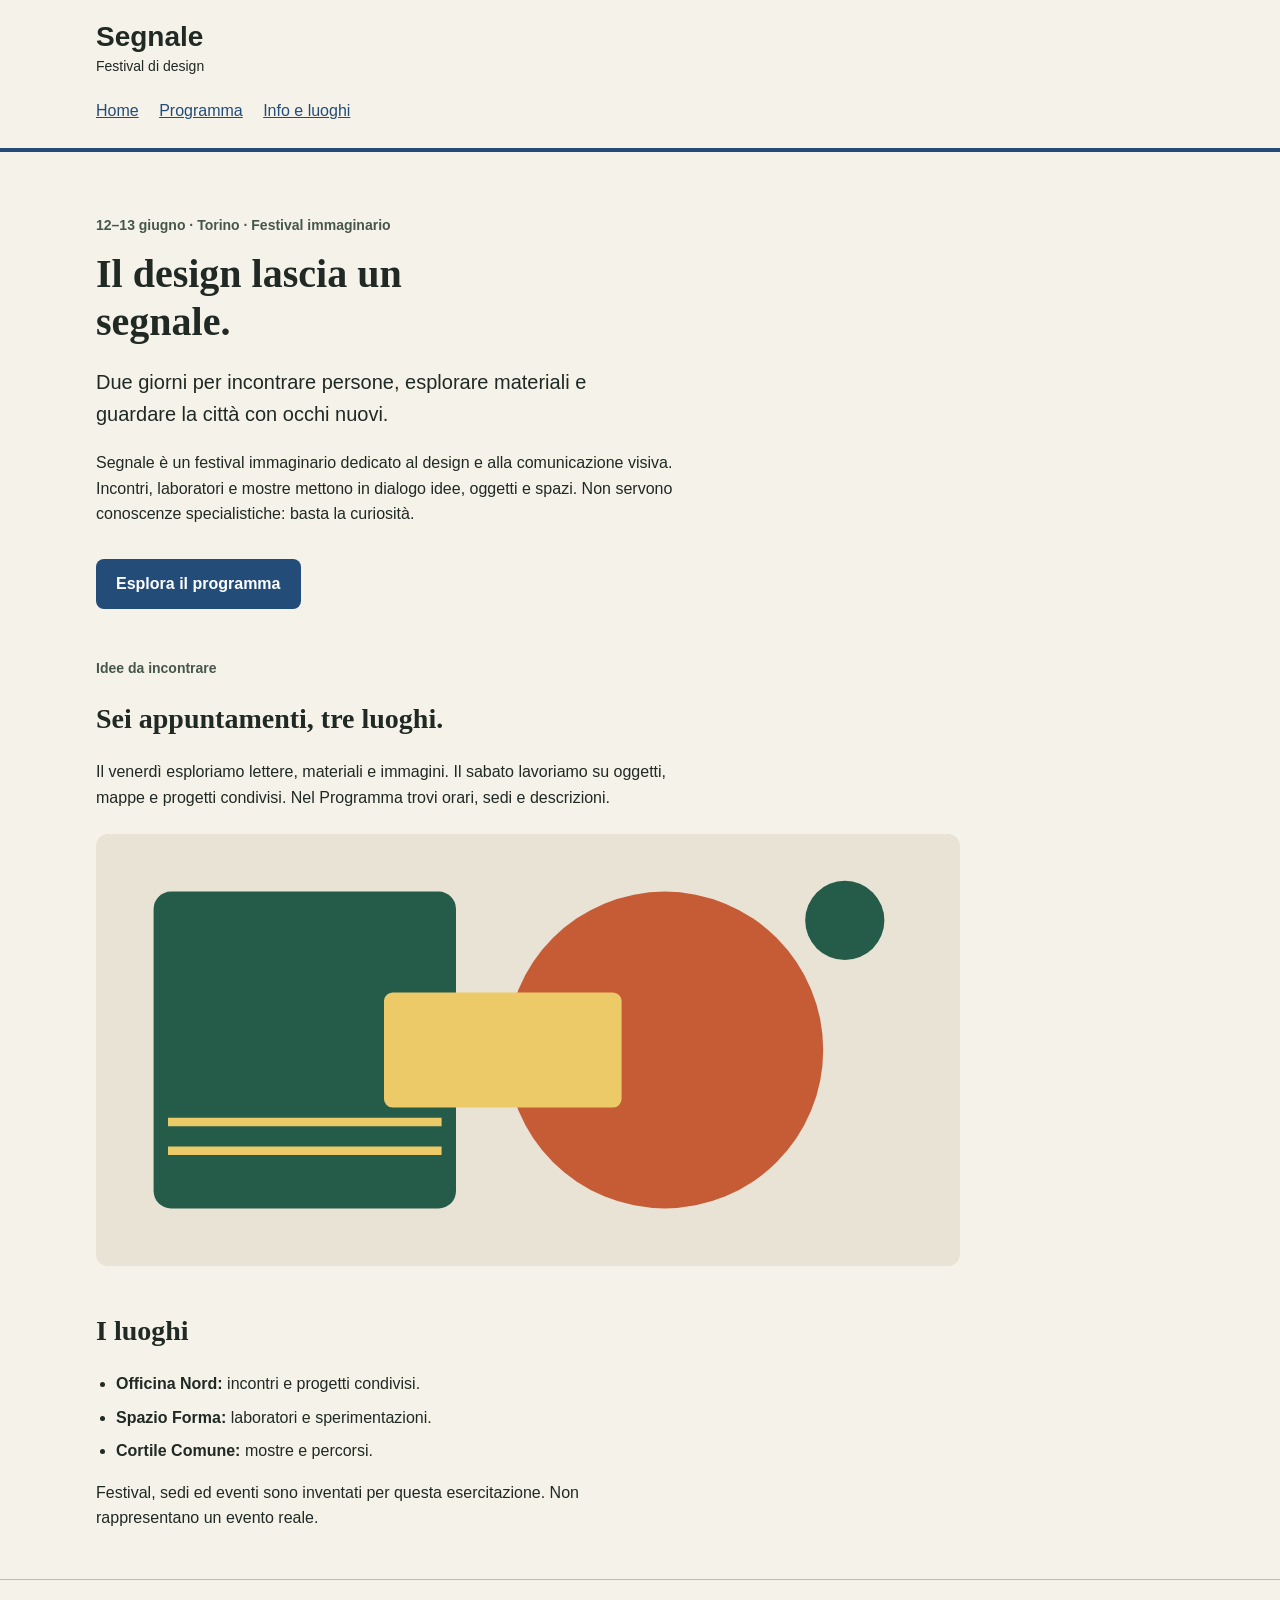
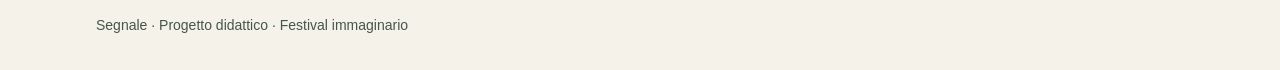
<file: index.html>
<!doctype html>
<html lang="it">
<head>
  <meta charset="utf-8">
  <meta name="viewport" content="width=device-width, initial-scale=1">
  <title>Segnale — Festival di design</title>
  <link rel="stylesheet" href="style.css">
</head>
<body>
  <a class="skip-link" href="#contenuto">Vai al contenuto</a>
  <header class="site-header">
    <div class="container">
      <a class="brand" href="index.html">Segnale<span>Festival di design</span></a>
      <nav>
        <a href="index.html">Home</a>
        <a href="programma.html">Programma</a>
        <a href="info.html">Info e luoghi</a>
      </nav>
    </div>
  </header>

  <main id="contenuto" class="container">
    <section class="intro">
      <p class="eyebrow">12–13 giugno · Torino · Festival immaginario</p>
      <h1 id="titolo-home">Il design lascia un segnale.</h1>
      <p class="lead">Due giorni per incontrare persone, esplorare materiali e guardare la città con occhi nuovi.</p>
      <p class="reading-text">Segnale è un festival immaginario dedicato al design e alla comunicazione visiva. Incontri, laboratori e mostre mettono in dialogo idee, oggetti e spazi. Non servono conoscenze specialistiche: basta la curiosità.</p>
      <a class="button-link" href="programma.html">Esplora il programma</a>
    </section>

    <section class="content-section">
      <p class="eyebrow">Idee da incontrare</p>
      <h2 id="titolo-festival">Sei appuntamenti, tre luoghi.</h2>
      <p class="reading-text">Il venerdì esploriamo lettere, materiali e immagini. Il sabato lavoriamo su oggetti, mappe e progetti condivisi. Nel Programma trovi orari, sedi e descrizioni.</p>
      <img class="festival-image" src="assets/festival.svg" alt="Composizione geometrica di cerchi e rettangoli nei colori del festival" width="1200" height="600">
    </section>

    <section class="content-section">
      <h2 id="titolo-luoghi">I luoghi</h2>
      <ul class="venues">
        <li><strong>Officina Nord:</strong> incontri e progetti condivisi.</li>
        <li><strong>Spazio Forma:</strong> laboratori e sperimentazioni.</li>
        <li><strong>Cortile Comune:</strong> mostre e percorsi.</li>
      </ul>
      <p class="reading-text">Festival, sedi ed eventi sono inventati per questa esercitazione. Non rappresentano un evento reale.</p>
    </section>
  </main>

  <footer class="site-footer"><div class="container"><p>Segnale · Progetto didattico · Festival immaginario</p></div></footer>
</body>
</html>
</file>
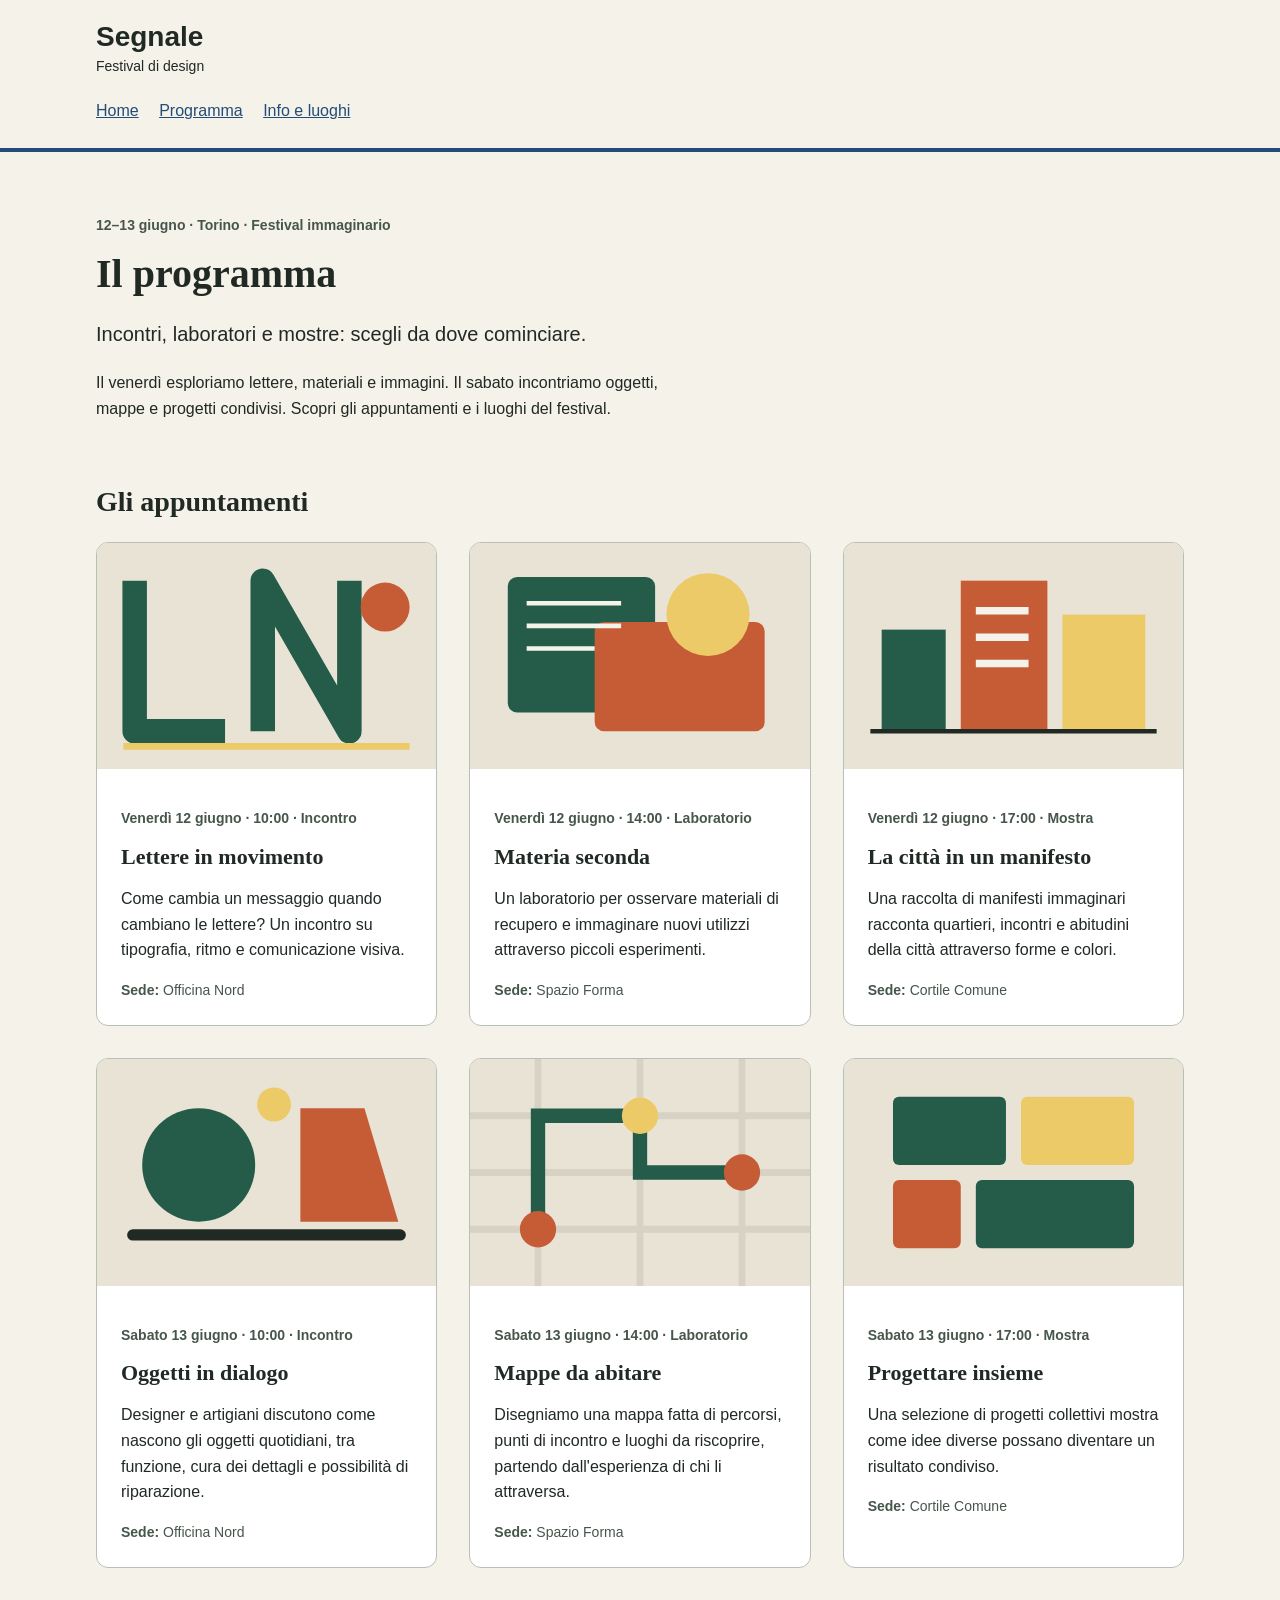
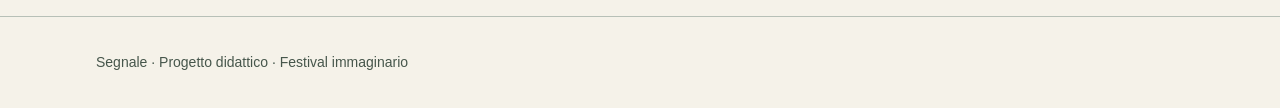
<file: programma.html>
<!doctype html>
<html lang="it">
<head>
  <meta charset="utf-8">
  <meta name="viewport" content="width=device-width, initial-scale=1">
  <title>Programma — Segnale</title>
  <link rel="stylesheet" href="style.css">
</head>
<body>
  <a class="skip-link" href="#contenuto">Vai al contenuto</a>
  <header class="site-header">
    <div class="container">
      <a class="brand" href="index.html">Segnale<span>Festival di design</span></a>
      <nav>
        <a href="index.html">Home</a>
        <a href="programma.html">Programma</a>
        <a href="info.html">Info e luoghi</a>
      </nav>
    </div>
  </header>

  <main id="contenuto" class="container">
    <section class="intro">
      <p class="eyebrow">12–13 giugno · Torino · Festival immaginario</p>
      <h1 id="titolo-programma">Il programma</h1>
      <p class="lead">Incontri, laboratori e mostre: scegli da dove cominciare.</p>
      <p class="reading-text">Il venerdì esploriamo lettere, materiali e immagini. Il sabato incontriamo oggetti, mappe e progetti condivisi. Scopri gli appuntamenti e i luoghi del festival.</p>
    </section>

    <section class="content-section">
      <h2 id="titolo-eventi">Gli appuntamenti</h2>
      <div class="event-grid">
        <article class="event-card">
          <img src="assets/lettere-in-movimento.svg" alt="Lettere geometriche disposte su una griglia" width="900" height="600">
          <div class="event-body">
            <p class="event-meta">Venerdì 12 giugno · 10:00 · Incontro</p>
            <h3>Lettere in movimento</h3>
            <p>Come cambia un messaggio quando cambiano le lettere? Un incontro su tipografia, ritmo e comunicazione visiva.</p>
            <p class="event-place"><strong>Sede:</strong> Officina Nord</p>
          </div>
        </article>
        <article class="event-card">
          <img src="assets/materia-seconda.svg" alt="Forme sovrapposte che richiamano campioni di materiali" width="900" height="600">
          <div class="event-body">
            <p class="event-meta">Venerdì 12 giugno · 14:00 · Laboratorio</p>
            <h3>Materia seconda</h3>
            <p>Un laboratorio per osservare materiali di recupero e immaginare nuovi utilizzi attraverso piccoli esperimenti.</p>
            <p class="event-place"><strong>Sede:</strong> Spazio Forma</p>
          </div>
        </article>
        <article class="event-card">
          <img src="assets/citta-manifesto.svg" alt="Rettangoli colorati compongono una città astratta." width="900" height="600">
          <div class="event-body">
            <p class="event-meta">Venerdì 12 giugno · 17:00 · Mostra</p>
            <h3>La città in un manifesto</h3>
            <p>Una raccolta di manifesti immaginari racconta quartieri, incontri e abitudini della città attraverso forme e colori.</p>
            <p class="event-place"><strong>Sede:</strong> Cortile Comune</p>
          </div>
        </article>
        <article class="event-card">
          <img src="assets/oggetti-dialogo.svg" alt="Due forme geometriche si fronteggiano sopra una linea comune." width="900" height="600">
          <div class="event-body">
            <p class="event-meta">Sabato 13 giugno · 10:00 · Incontro</p>
            <h3>Oggetti in dialogo</h3>
            <p>Designer e artigiani discutono come nascono gli oggetti quotidiani, tra funzione, cura dei dettagli e possibilità di riparazione.</p>
            <p class="event-place"><strong>Sede:</strong> Officina Nord</p>
          </div>
        </article>
        <article class="event-card">
          <img src="assets/mappe-abitare.svg" alt="Un percorso collega tre punti su una mappa geometrica." width="900" height="600">
          <div class="event-body">
            <p class="event-meta">Sabato 13 giugno · 14:00 · Laboratorio</p>
            <h3>Mappe da abitare</h3>
            <p>Disegniamo una mappa fatta di percorsi, punti di incontro e luoghi da riscoprire, partendo dall'esperienza di chi li attraversa.</p>
            <p class="event-place"><strong>Sede:</strong> Spazio Forma</p>
          </div>
        </article>
        <article class="event-card">
          <img src="assets/progettare-insieme.svg" alt="Moduli di colori diversi si incastrano in una composizione comune." width="900" height="600">
          <div class="event-body">
            <p class="event-meta">Sabato 13 giugno · 17:00 · Mostra</p>
            <h3>Progettare insieme</h3>
            <p>Una selezione di progetti collettivi mostra come idee diverse possano diventare un risultato condiviso.</p>
            <p class="event-place"><strong>Sede:</strong> Cortile Comune</p>
          </div>
        </article>
      </div>
    </section>
  </main>

  <footer class="site-footer"><div class="container"><p>Segnale · Progetto didattico · Festival immaginario</p></div></footer>
</body>
</html>
</file>
<file: style.css>
/* Segnale: esempio completo della consegna su Home e Programma. */

/* Valori condivisi: le regole interessate li richiamano con var(). */
:root {
  --colore-primario: #234c78;
  --colore-primario-scuro: #163454;
  --colore-sfondo: #f5f2e9;
  --colore-testo: #202923;
  --font-testo: Arial, Helvetica, sans-serif;
  --font-titoli: Georgia, "Times New Roman", serif;
}

* {
  box-sizing: border-box;
}

body {
  margin: 0;
  background: var(--colore-sfondo);
  color: var(--colore-testo);
  font-family: var(--font-testo);
  font-size: 1rem;
  line-height: 1.6;
}

a {
  color: var(--colore-primario);
}

a:hover {
  text-decoration: underline;
}

a:focus {
  outline: 3px solid var(--colore-testo);
}

.container {
  width: 92%;
  max-width: 68rem;
  margin: 0 auto;
}

.site-header {
  padding: 1.25rem 0;
  border-bottom: 4px solid var(--colore-primario);
}

.brand {
  display: inline-block;
  color: var(--colore-testo);
  font-size: 1.75rem;
  font-weight: bold;
  line-height: 1.2;
  text-decoration: none;
}

.brand span {
  display: block;
  margin-top: 0.25rem;
  font-size: 0.875rem;
  font-weight: normal;
}

nav {
  margin-top: 1rem;
}

nav a {
  display: inline-block;
  margin-right: 1rem;
  padding: 0.25rem 0;
}


.intro {
  padding: 3rem 0 1rem;
}

.eyebrow,
.event-meta {
  color: #46564b;
  font-size: 0.875rem;
  font-weight: bold;
}

h1,
h2,
h3 {
  font-family: var(--font-titoli);
  line-height: 1.2;
}

h1 {
  max-width: 18ch;
  margin: 0.75rem 0 1.25rem;
  font-size: 2.5rem;
}

h2 {
  font-size: 1.75rem;
}

h3 {
  margin: 0.5rem 0 0.75rem;
  font-size: 1.375rem;
}

.lead {
  max-width: 48ch;
  font-size: 1.25rem;
}

.reading-text {
  max-width: 65ch;
}

.button-link {
  display: inline-block;
  margin-top: 1rem;
  padding: 0.75rem 1.25rem;
  border-radius: 0.5rem;
  background: var(--colore-primario);
  color: #ffffff;
  font-weight: bold;
  text-decoration: none;
}

.button-link:hover {
  background: var(--colore-primario-scuro);
}

.content-section {
  margin: 2rem 0 3rem;
}

.festival-image {
  display: block;
  width: 100%;
  max-width: 54rem;
  height: auto;
  margin-top: 1.5rem;
  border-radius: 0.75rem;
}

.venues {
  padding-left: 1.25rem;
}

.venues li {
  margin-bottom: 0.5rem;
}

/* Disposizione di base: una colonna. */
.event-grid {
  display: grid;
  grid-template-columns: 1fr;
  gap: 2rem;
}

.event-card {
  overflow: hidden;
  border: 1px solid #b7c0b7;
  border-radius: 0.75rem;
  background: #ffffff;
}

.event-card img {
  display: block;
  width: 100%;
  height: auto;
}

.event-body {
  padding: 1.5rem;
}

.event-place {
  margin-bottom: 0;
  color: #46564b;
  font-size: 0.875rem;
}

.site-footer {
  padding: 1.25rem 0;
  border-top: 1px solid #b7c0b7;
  color: #46564b;
  font-size: 0.875rem;
}

.skip-link {
  position: absolute;
  top: -6rem;
  left: 1rem;
  padding: 0.75rem 1rem;
  background: #ffffff;
  color: var(--colore-testo);
}

.skip-link:focus {
  top: 1rem;
}

/* Da 600 px: due colonne. */
@media (min-width: 600px) {
  .event-grid {
    grid-template-columns: repeat(2, 1fr);
  }
}

/* Da 1024 px: tre colonne. Questa regola segue quella da 600 px. */
@media (min-width: 1024px) {
  .event-grid {
    grid-template-columns: repeat(3, 1fr);
  }
}
/* Stili per il carosello Swiper delle sedi */
.sedi-swiper {
  width: 100%;
  max-width: 54rem;
  margin: 1.5rem 0;
  border-radius: 0.75rem;
  overflow: hidden;
  background: #ffffff;
  border: 1px solid #b7c0b7;
}

.slide-content {
  margin: 0;
  display: flex;
  flex-direction: column;
}

.slide-content img {
  display: block;
  width: 100%;
  height: auto;
  object-fit: cover;
  aspect-ratio: 16 / 9;
}

.slide-content figcaption {
  padding: 1.5rem;
  text-align: center;
}

.slide-content figcaption h3 {
  margin-top: 0;
  color: var(--colore-primario);
}

.slide-content figcaption p {
  margin-bottom: 0;
  color: #46564b;
}

/* Personalizzazione pulsanti Swiper */
.swiper-button-next,
.swiper-button-prev {
  color: var(--colore-primario);
  background: rgba(255, 255, 255, 0.8);
  padding: 1.5rem;
  border-radius: 50%;
}

.swiper-button-next:after,
.swiper-button-prev:after {
  font-size: 1.25rem;
  font-weight: bold;
}.sedi-swiper .swiper-button-prev,
.sedi-swiper .swiper-button-next {
  width: 44px;
  height: 44px;
  border: 0;
  border-radius: 50%;
  background: var(--colore-primario-scuro, #194437);
  color: #fff;
  cursor: pointer;
}

.sedi-swiper .swiper-button-prev::after,
.sedi-swiper .swiper-button-next::after {
  content: none;
}

.sedi-swiper .swiper-button-prev span,
.sedi-swiper .swiper-button-next span {
  font-size: 1.5rem;
  line-height: 1;
}

.sedi-swiper .swiper-button-prev:focus-visible,
.sedi-swiper .swiper-button-next:focus-visible {
  outline: 3px solid #202923;
  outline-offset: 3px;
}
.mappa-contenitore {
  width: 100%;
  aspect-ratio: 16 / 9;
}

.mappa-contenitore iframe {
  display: block;
  width: 100%;
  height: 100%;
  border: 0;
}

.elenco-sedi {
  padding-left: 1.25rem;
}

.elenco-sedi li {
  margin-block: 1.5rem;
}

.elenco-sedi address {
  font-style: normal;
}
</file>
